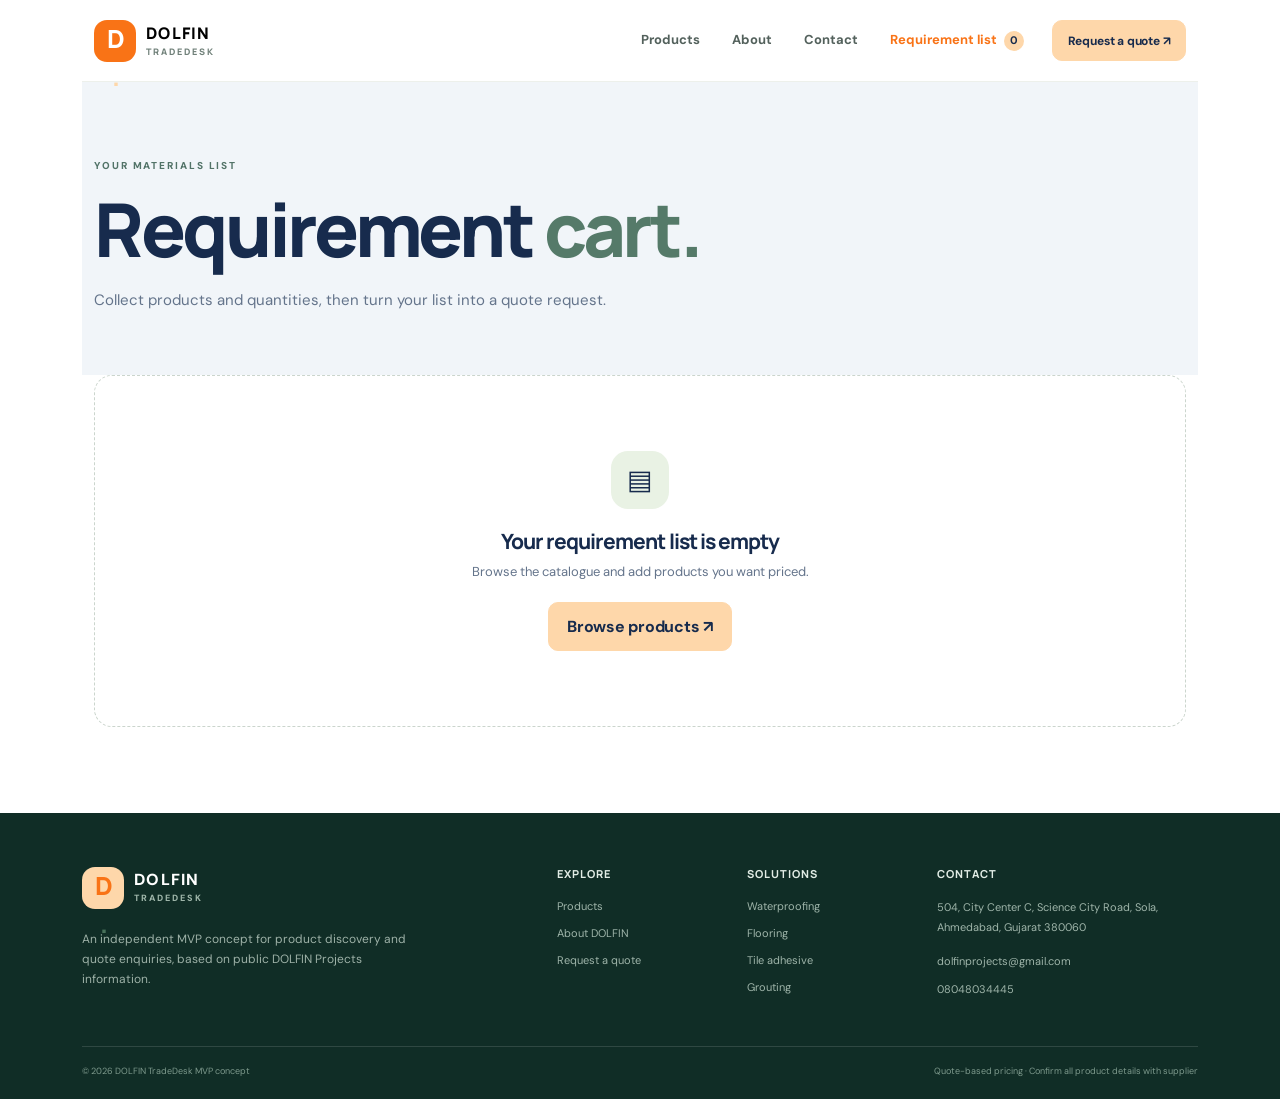
<file: cart.html>
<!doctype html>
<html lang="en">

<head>
    <meta charset="utf-8">
    <meta name="viewport" content="width=device-width, initial-scale=1">
    <title>Requirement List | DOLFIN TradeDesk</title>
    <link
        href="https://fonts.googleapis.com/css2?family=DM+Sans:wght@400;500;600;700&family=Manrope:wght@400;500;600;700;800&display=swap"
        rel="stylesheet">
    <link href="https://cdn.jsdelivr.net/npm/bootstrap@5.3.3/dist/css/bootstrap.min.css" rel="stylesheet">
    <link href="assets/css/style.css" rel="stylesheet">
</head>

<body data-page="cart">
        <div class="container">
    <div id="site-header"></div>
    <main>
        <section class="page-hero compact">
            <div class="container">
                <div class="eyebrow dark">YOUR MATERIALS LIST</div>
                <h1>Requirement <span>cart.</span></h1>
                <p>Collect products and quantities, then turn your list into a quote request.</p>
            </div>
        </section>
        <section class="section-pad pt-0">
            <div class="container">
                <div id="cart-content"></div>
            </div>
            </div>
        </section>
    </main>
    <div id="site-footer"></div>
    <script src="assets/js/catalog.js"></script>
    <script src="assets/js/app.js"></script>
</body>

</html>
</file>
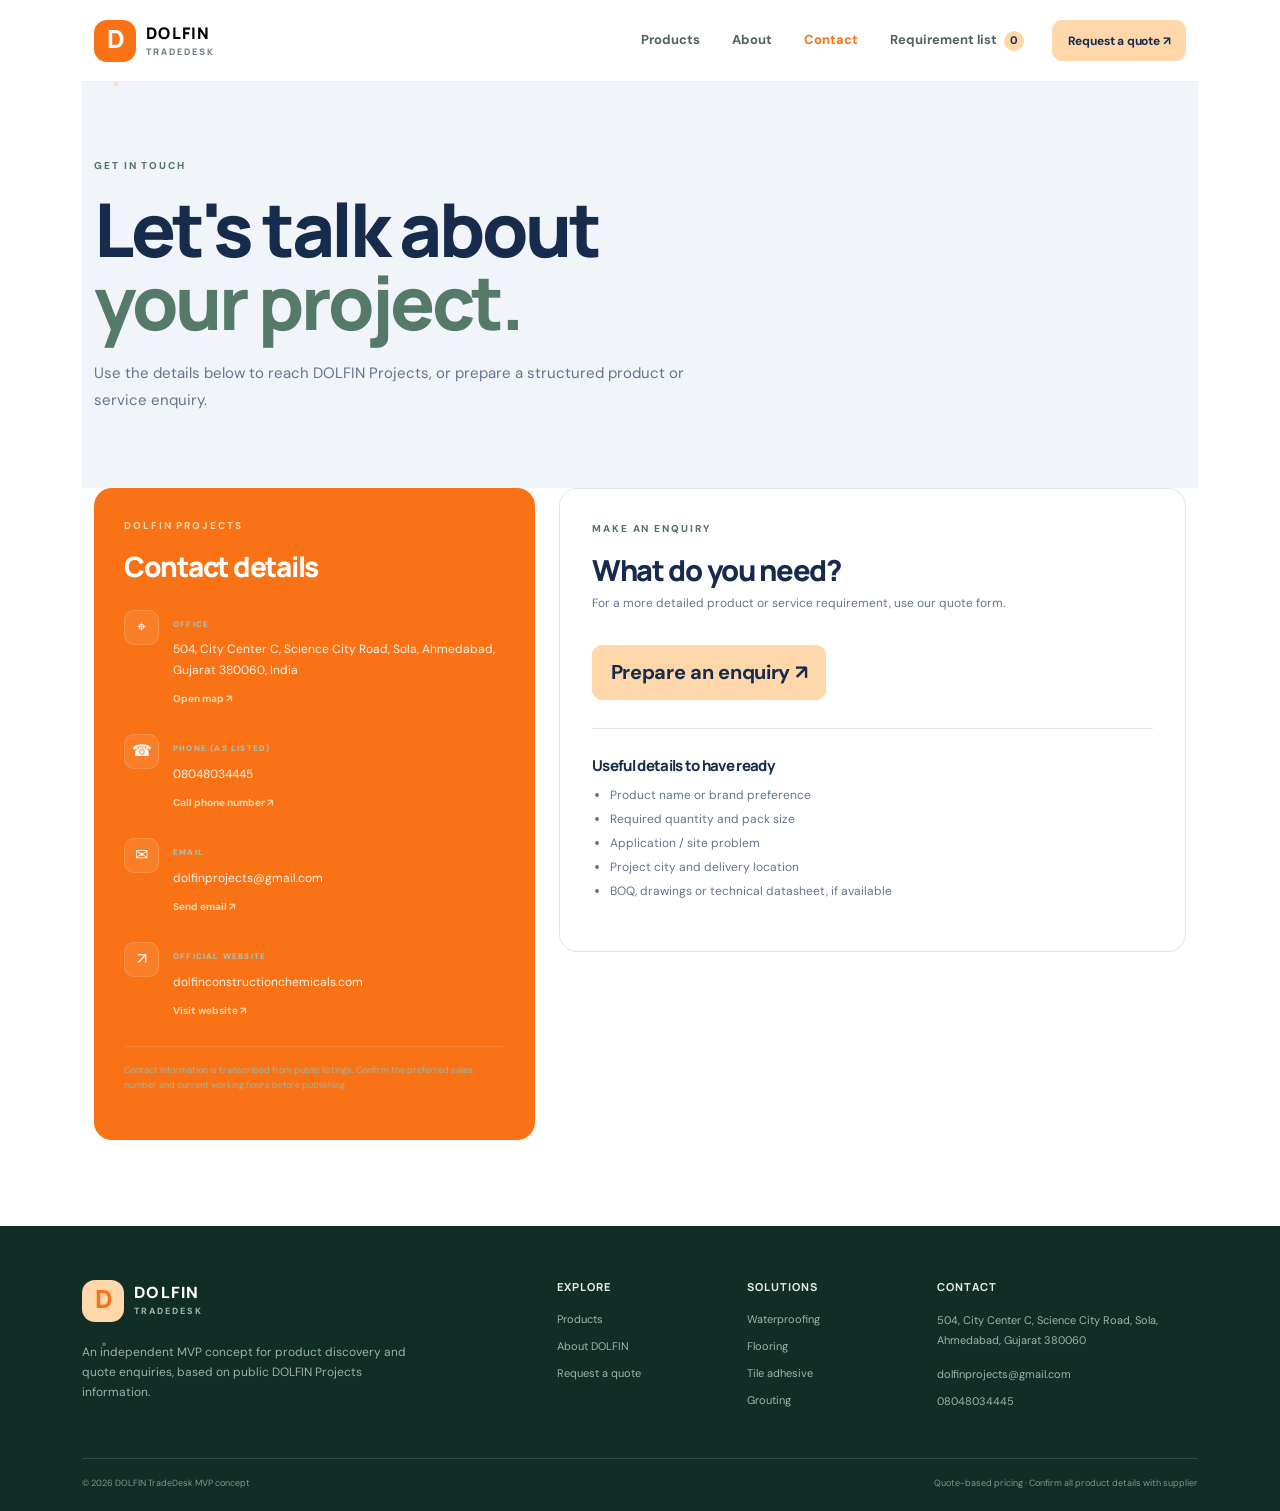
<file: contact.html>
<!doctype html>
<html lang="en">

<head>
    <meta charset="utf-8">
    <meta name="viewport" content="width=device-width, initial-scale=1">
    <title>Contact | DOLFIN TradeDesk</title>
    <link
        href="https://fonts.googleapis.com/css2?family=DM+Sans:wght@400;500;600;700&family=Manrope:wght@400;500;600;700;800&display=swap"
        rel="stylesheet">
    <link href="https://cdn.jsdelivr.net/npm/bootstrap@5.3.3/dist/css/bootstrap.min.css" rel="stylesheet">
    <link href="assets/css/style.css" rel="stylesheet">
</head>

<body data-page="contact">
        <div class="container">
    <div id="site-header"></div>
    <main>
        <section class="page-hero">
            <div class="container">
                <div class="eyebrow dark">GET IN TOUCH</div>
                <h1>Let's talk about<br><span>your project.</span></h1>
                <p>Use the details below to reach DOLFIN Projects, or prepare a structured product or service enquiry.
                </p>
            </div>
        </section>
        <section class="section-pad pt-0">
            <div class="container">
                <div class="row g-4">
                    <div class="col-lg-5">
                        <div class="contact-panel">
                            <div class="eyebrow">DOLFIN PROJECTS</div>
                            <h2>Contact details</h2>
                            <div class="contact-item"><span>⌖</span>
                                <div><small>OFFICE</small>
                                    <p>504, City Center C, Science City Road, Sola, Ahmedabad, Gujarat 380060, India</p>
                                    <a href="https://maps.google.com/?q=504+City+Center+C+Science+City+Road+Sola+Ahmedabad+380060"
                                        target="_blank" rel="noopener">Open map ↗</a>
                                </div>
                            </div>
                            <div class="contact-item"><span>☎</span>
                                <div><small>PHONE (AS LISTED)</small>
                                    <p>08048034445</p><a href="tel:+918048034445">Call phone number ↗</a>
                                </div>
                            </div>
                            <div class="contact-item"><span>✉</span>
                                <div><small>EMAIL</small>
                                    <p>dolfinprojects@gmail.com</p><a href="mailto:dolfinprojects@gmail.com">Send email
                                        ↗</a>
                                </div>
                            </div>
                            <div class="contact-item"><span>↗</span>
                                <div><small>OFFICIAL WEBSITE</small>
                                    <p>dolfinconstructionchemicals.com</p><a
                                        href="https://www.dolfinconstructionchemicals.com/" target="_blank"
                                        rel="noopener">Visit website ↗</a>
                                </div>
                            </div>
                            <p class="tiny-note">Contact information is transcribed from public listings. Confirm the
                                preferred sales number and current working hours before publishing.</p>
                        </div>
                    </div>
                    <div class="col-lg-7">
                        <div class="form-panel">
                            <div class="eyebrow dark">MAKE AN ENQUIRY</div>
                            <h2>What do you need?</h2>
                            <p>For a more detailed product or service requirement, use our quote form.</p><a
                                class="btn btn-brand btn-lg mt-2" href="quote.html">Prepare an enquiry ↗</a>
                            <div class="contact-divider"></div>
                            <h3>Useful details to have ready</h3>
                            <ul class="help-list">
                                <li>Product name or brand preference</li>
                                <li>Required quantity and pack size</li>
                                <li>Application / site problem</li>
                                <li>Project city and delivery location</li>
                                <li>BOQ, drawings or technical datasheet, if available</li>
                            </ul>
                        </div>
                    </div>
                </div>
            </div>
        </div>
        </section>
    </main>
    <div id="site-footer"></div>
    <script src="assets/js/catalog.js"></script>
    <script src="assets/js/app.js"></script>
</body>

</html>
</file>
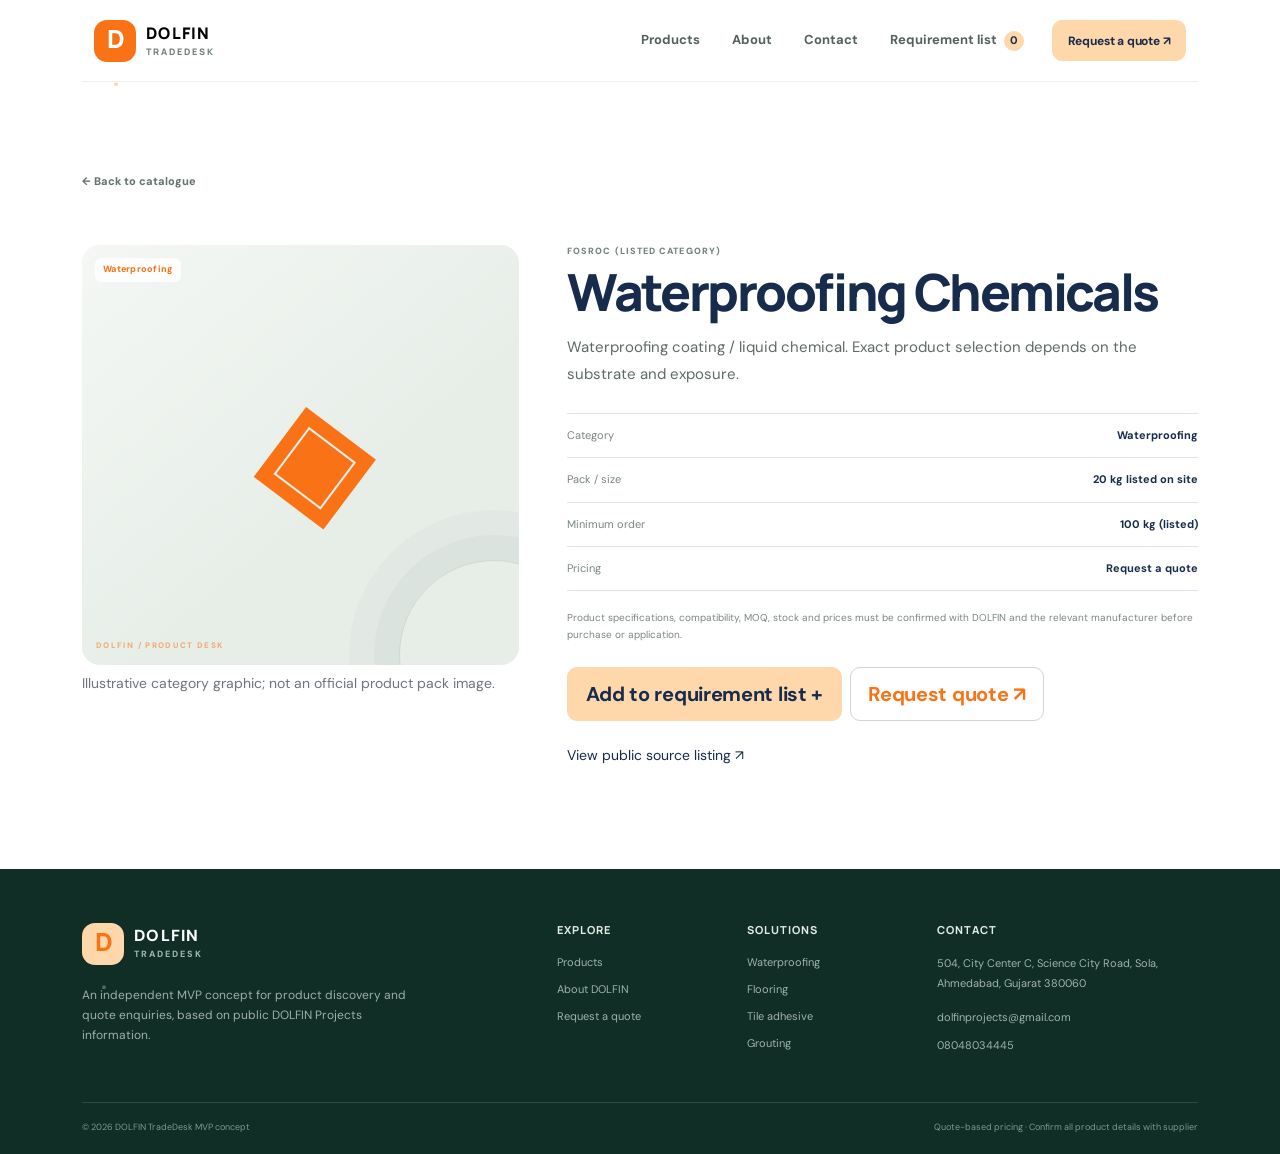
<file: product.html>
<!doctype html>
<html lang="en">

<head>
    <meta charset="utf-8">
    <meta name="viewport" content="width=device-width, initial-scale=1">
    <title>Product Details | DOLFIN TradeDesk</title>
    <link
        href="https://fonts.googleapis.com/css2?family=DM+Sans:wght@400;500;600;700&family=Manrope:wght@400;500;600;700;800&display=swap"
        rel="stylesheet">
    <link href="https://cdn.jsdelivr.net/npm/bootstrap@5.3.3/dist/css/bootstrap.min.css" rel="stylesheet">
    <link href="assets/css/style.css" rel="stylesheet">
</head>

<body data-page="product">
        <div class="container">
    <div id="site-header"></div>
    <main>
        <div class="container section-pad" id="product-detail">
            <div class="loading-note">Loading product details…</div>
        </div>
        </div>
    </main>
    <div id="site-footer"></div>
    <script src="assets/js/catalog.js"></script>
    <script src="assets/js/app.js"></script>
</body>

</html>
</file>
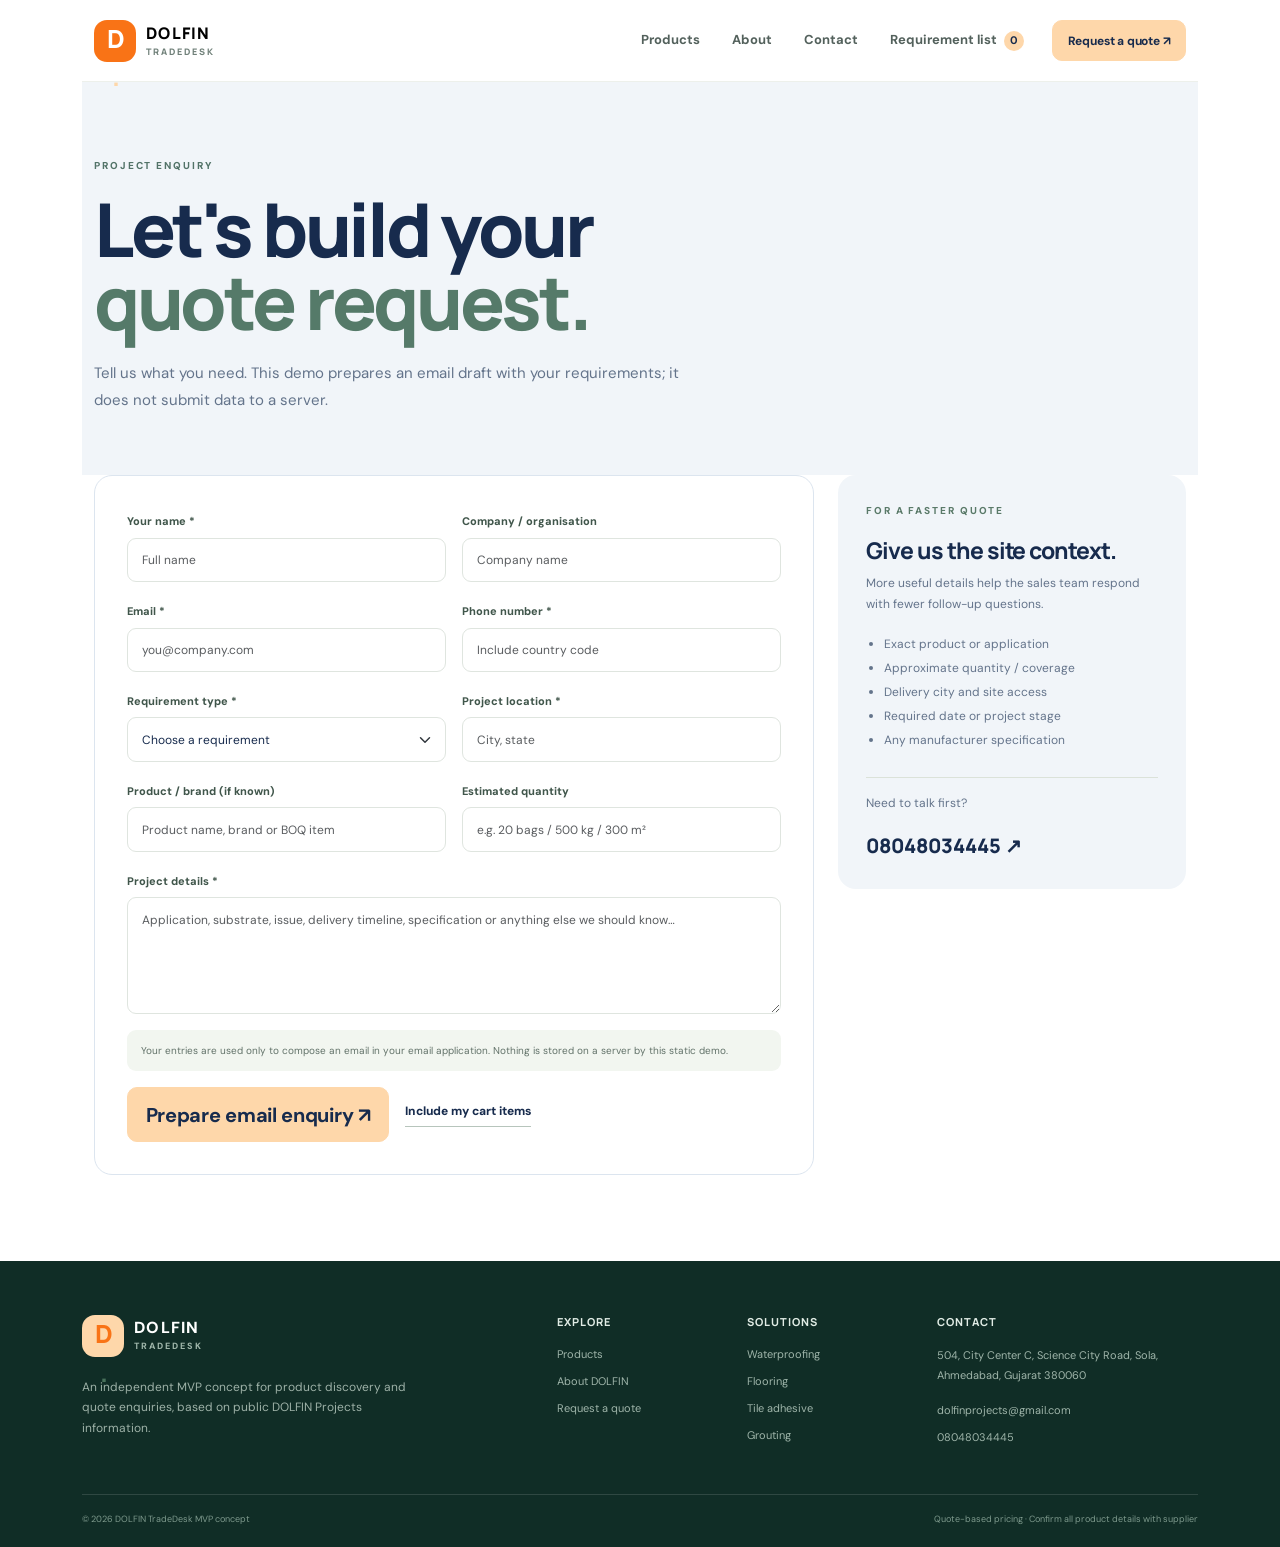
<file: quote.html>
<!doctype html>
<html lang="en">

<head>
    <meta charset="utf-8">
    <meta name="viewport" content="width=device-width, initial-scale=1">
    <title>Request a Quote | DOLFIN TradeDesk</title>
    <link
        href="https://fonts.googleapis.com/css2?family=DM+Sans:wght@400;500;600;700&family=Manrope:wght@400;500;600;700;800&display=swap"
        rel="stylesheet">
    <link href="https://cdn.jsdelivr.net/npm/bootstrap@5.3.3/dist/css/bootstrap.min.css" rel="stylesheet">
    <link href="assets/css/style.css" rel="stylesheet">
</head>

<body data-page="quote">
        <div class="container">
    <div id="site-header"></div>
    <main>
        <section class="page-hero compact">
            <div class="container">
                <div class="eyebrow dark">PROJECT ENQUIRY</div>
                <h1>Let's build your<br><span>quote request.</span></h1>
                <p>Tell us what you need. This demo prepares an email draft with your requirements; it does not submit
                    data to a server.</p>
            </div>
        </section>
        <section class="section-pad pt-0">
            <div class="container">
                <div class="row g-4">
                    <div class="col-lg-8">
                        <form id="quote-form" class="form-panel">
                            <div class="row g-3">
                                <div class="col-md-6"><label class="form-label" for="name">Your name *</label><input
                                        id="name" name="name" class="form-control" required placeholder="Full name">
                                </div>
                                <div class="col-md-6"><label class="form-label" for="company">Company /
                                        organisation</label><input id="company" name="company" class="form-control"
                                        placeholder="Company name"></div>
                                <div class="col-md-6"><label class="form-label" for="email">Email *</label><input
                                        id="email" name="email" type="email" class="form-control" required
                                        placeholder="you@company.com"></div>
                                <div class="col-md-6"><label class="form-label" for="phone">Phone number *</label><input
                                        id="phone" name="phone" type="tel" class="form-control" required
                                        placeholder="Include country code"></div>
                                <div class="col-md-6"><label class="form-label" for="service">Requirement type
                                        *</label><select id="service" name="service" class="form-select" required>
                                        <option value="">Choose a requirement</option>
                                        <option>Product supply</option>
                                        <option>Waterproofing</option>
                                        <option>Epoxy & PU flooring</option>
                                        <option>Concrete admixtures</option>
                                        <option>Grouting & repair</option>
                                        <option>Tile adhesive</option>
                                        <option>Painting services</option>
                                        <option>Other / technical guidance</option>
                                    </select></div>
                                <div class="col-md-6"><label class="form-label" for="location">Project location
                                        *</label><input id="location" name="location" class="form-control" required
                                        placeholder="City, state"></div>
                                <div class="col-md-6"><label class="form-label" for="product">Product / brand (if
                                        known)</label><input id="product" name="product" class="form-control"
                                        placeholder="Product name, brand or BOQ item"></div>
                                <div class="col-md-6"><label class="form-label" for="quantity">Estimated
                                        quantity</label><input id="quantity" name="quantity" class="form-control"
                                        placeholder="e.g. 20 bags / 500 kg / 300 m²"></div>
                                <div class="col-12"><label class="form-label" for="details">Project details
                                        *</label><textarea id="details" name="details" class="form-control" rows="5"
                                        required
                                        placeholder="Application, substrate, issue, delivery timeline, specification or anything else we should know…"></textarea>
                                </div>
                                <div class="col-12">
                                    <div class="privacy-note">Your entries are used only to compose an email in your
                                        email application. Nothing is stored on a server by this static demo.</div>
                                </div>
                                <div class="col-12 d-flex flex-wrap gap-3 align-items-center"><button
                                        class="btn btn-brand btn-lg" type="submit">Prepare email enquiry ↗</button><a
                                        href="cart.html" class="text-link">Include my cart items</a></div>
                            </div>
                        </form>
                        <div id="quote-status" class="alert alert-success mt-3 d-none" role="status">Your email draft
                            should open in your email app. Please review it before sending.</div>
                    </div>
                    <div class="col-lg-4">
                        <aside class="quote-aside">
                            <div class="eyebrow">FOR A FASTER QUOTE</div>
                            <h3>Give us the site context.</h3>
                            <p>More useful details help the sales team respond with fewer follow-up questions.</p>
                            <ul class="help-list">
                                <li>Exact product or application</li>
                                <li>Approximate quantity / coverage</li>
                                <li>Delivery city and site access</li>
                                <li>Required date or project stage</li>
                                <li>Any manufacturer specification</li>
                            </ul>
                            <div class="aside-rule"></div>
                            <p class="small">Need to talk first?</p><a class="aside-phone"
                                href="tel:+918048034445">08048034445 ↗</a>
                        </aside>
                    </div>
                </div>
            </div>
        </div>
        </section>
    </main>
    <div id="site-footer"></div>
    <script src="assets/js/catalog.js"></script>
    <script src="assets/js/app.js"></script>
</body>

</html>
</file>
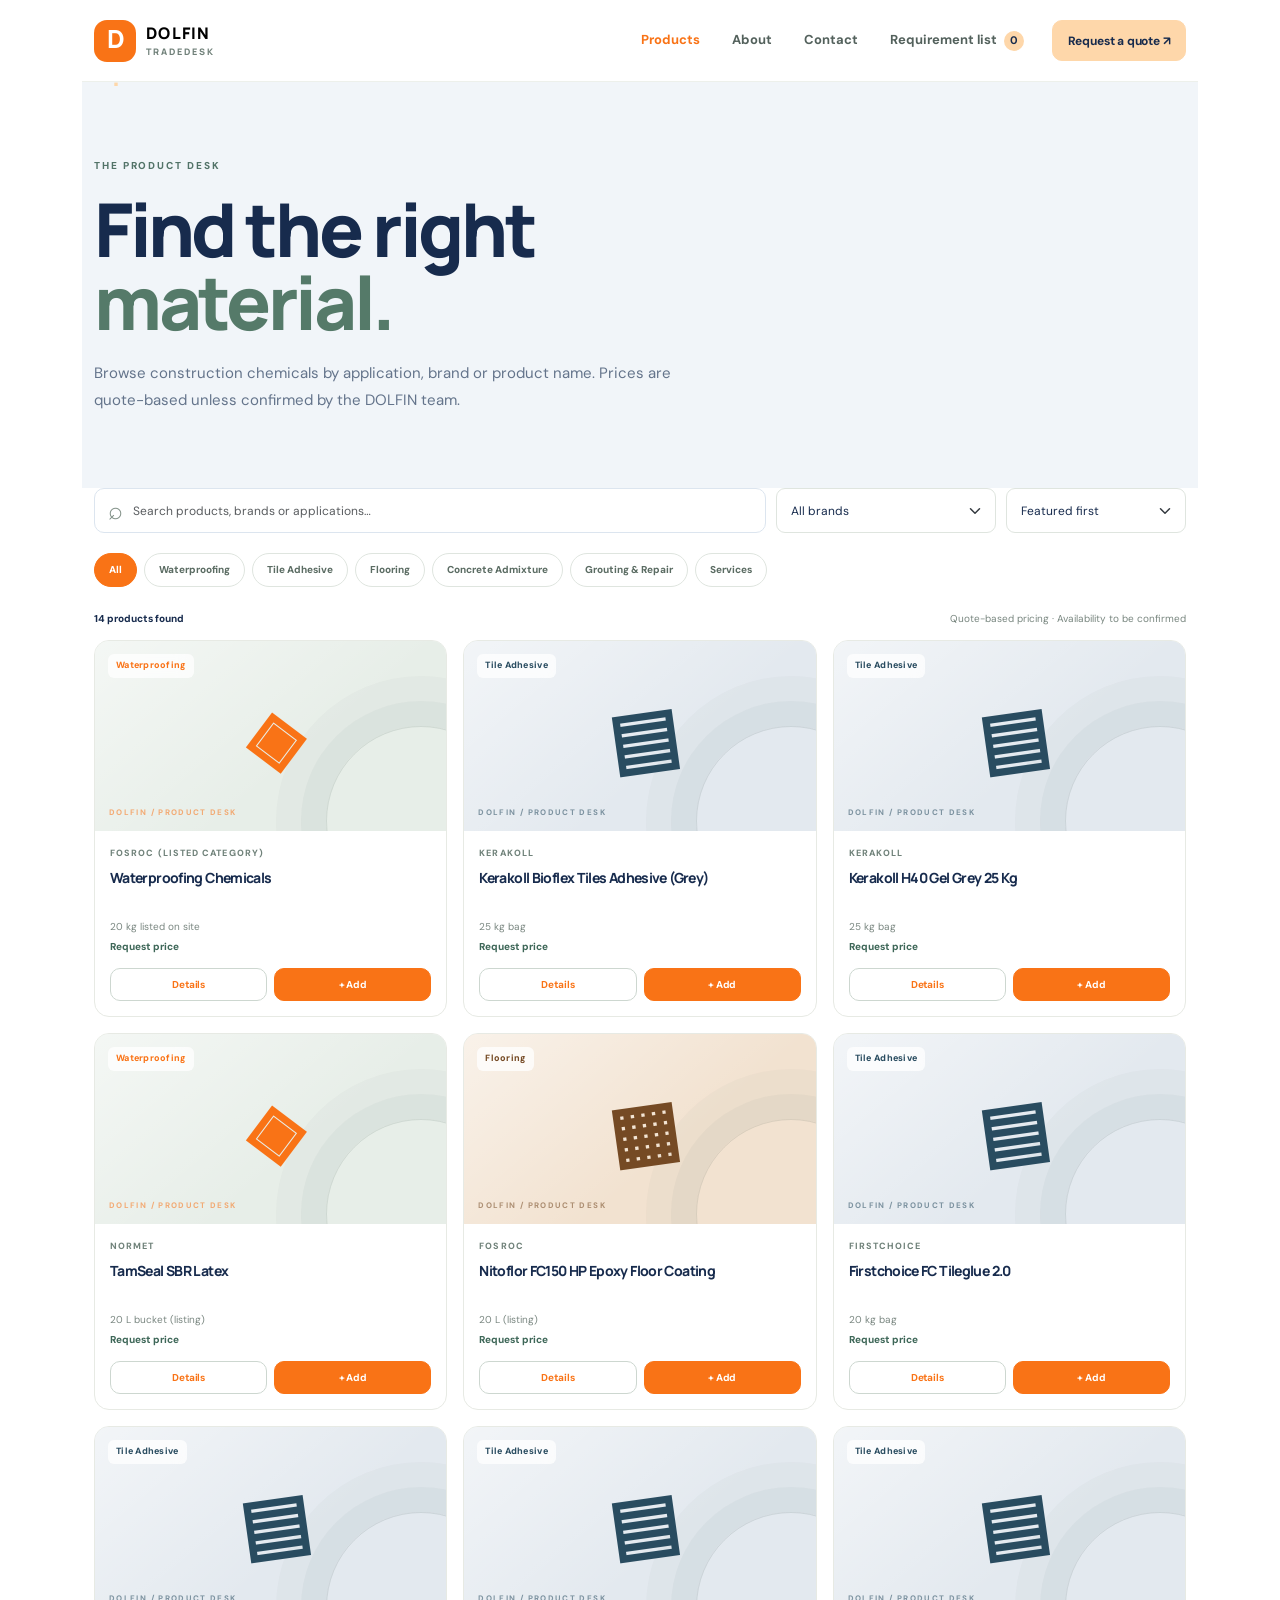
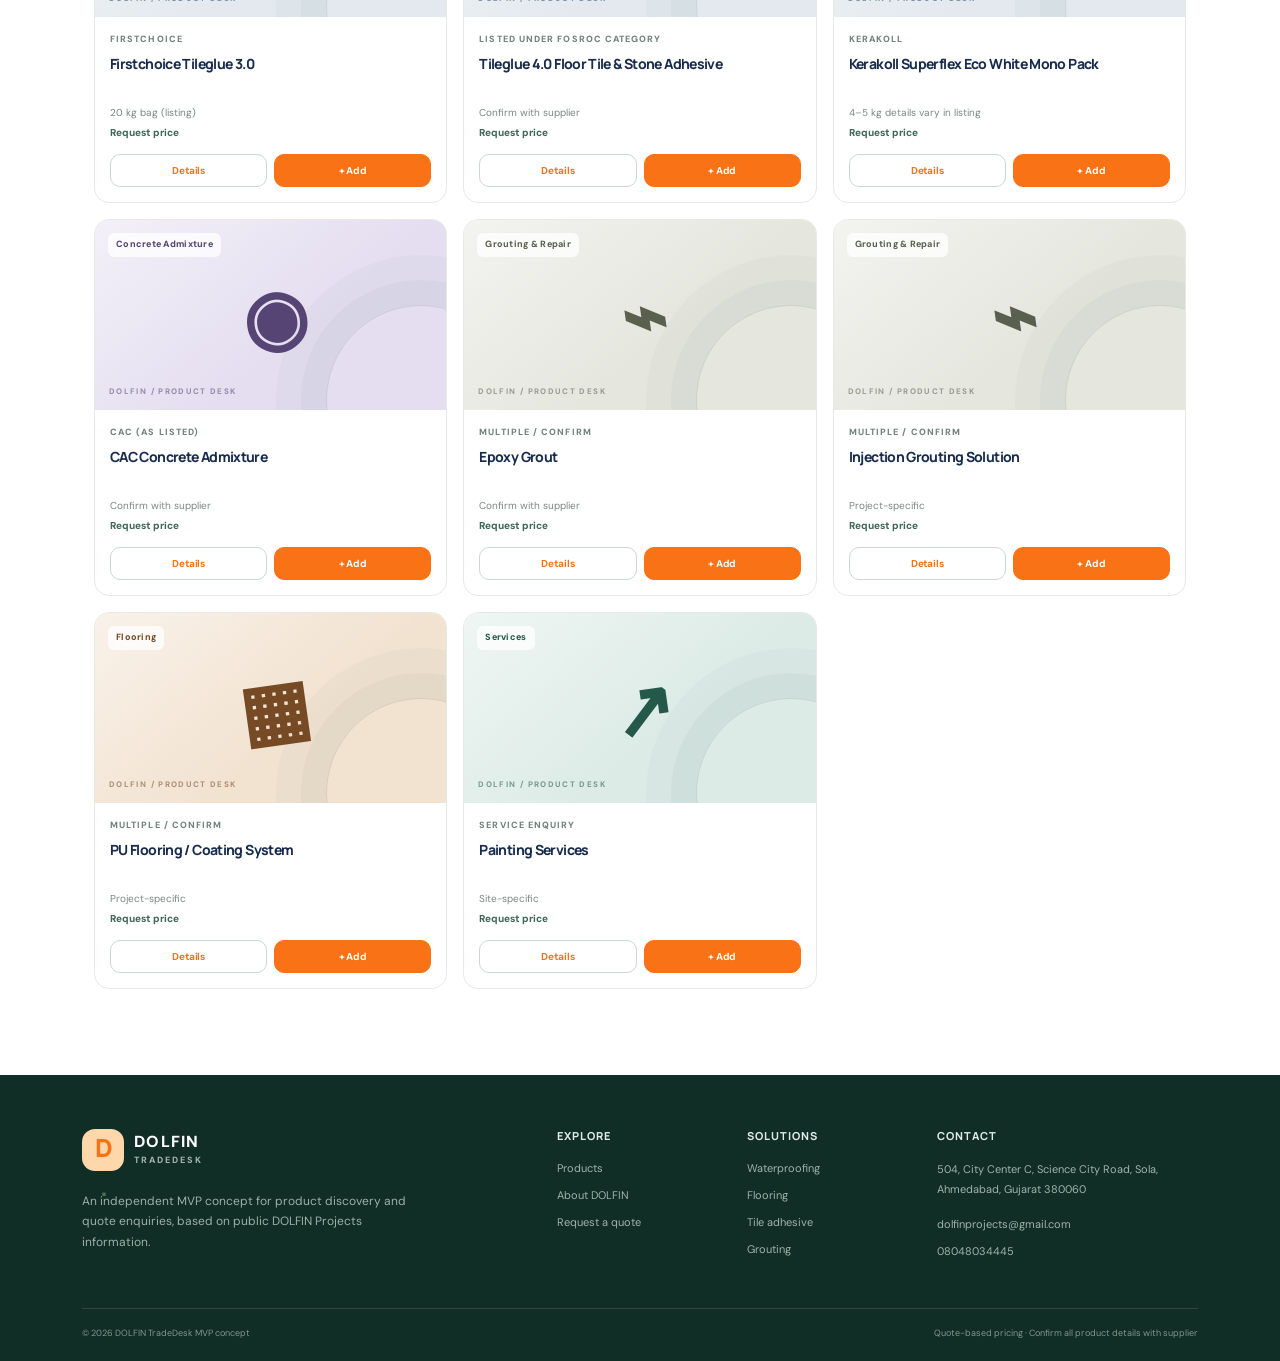
<file: shop.html>
<!doctype html>
<html lang="en">

<head>
    <meta charset="utf-8">
    <meta name="viewport" content="width=device-width, initial-scale=1">
    <title>Product Catalogue | DOLFIN TradeDesk</title>
    <link
        href="https://fonts.googleapis.com/css2?family=DM+Sans:wght@400;500;600;700&family=Manrope:wght@400;500;600;700;800&display=swap"
        rel="stylesheet">
    <link href="https://cdn.jsdelivr.net/npm/bootstrap@5.3.3/dist/css/bootstrap.min.css" rel="stylesheet">
    <link href="assets/css/style.css" rel="stylesheet">
</head>

<body data-page="shop">
    <div class="container">
    <div id="site-header"></div>
    <main>
        <section class="page-hero">
            <div class="container">
                <div class="eyebrow dark">THE PRODUCT DESK</div>
                <h1>Find the right<br><span>material.</span></h1>
                <p>Browse construction chemicals by application, brand or product name. Prices are quote-based unless
                    confirmed by the DOLFIN team.</p>
            </div>
        </section>
        <section class="section-pad pt-0">
            <div class="container">
                <div class="catalog-toolbar">
                    <div class="search-wrap"><span>⌕</span><input id="product-search" class="form-control"
                            placeholder="Search products, brands or applications…" aria-label="Search products"></div>
                    <select id="brand-filter" class="form-select" aria-label="Filter by brand">
                        <option value="">All brands</option>
                    </select><select id="sort-products" class="form-select" aria-label="Sort products">
                        <option value="featured">Featured first</option>
                        <option value="name">Name A–Z</option>
                    </select>
                </div>
                <div class="filter-pills" id="category-filters"></div>
                <div class="catalog-meta"><span id="result-count">Products</span><span>Quote-based pricing ·
                        Availability to be confirmed</span></div>
                <div class="row g-3" id="product-grid"></div>
                <div id="empty-state" class="empty-state d-none">
                    <div class="empty-icon">⌕</div>
                    <h3>No matching products</h3>
                    <p>Try another search or clear the category filters.</p><button class="btn btn-brand"
                        id="clear-filters">Clear filters</button>
                </div>
            </div>
            </div>
        </section>
    </main>
    <div id="site-footer"></div>
    <script src="assets/js/catalog.js"></script>
    <script src="assets/js/app.js"></script>
</body>

</html>
</file>
<file: assets/css/style.css>
:root {
    --ink: #172B4D;       /* Deep navy blue — main text */
    --green: #F97316;     /* ORANGE — replace --green with --orange */
    --green2: #EA580C;    /* DARK ORANGE — replace --green2 with --orange2 */
    --mint: #FED7AA;      /* LIGHT ORANGE — replace --mint with --orange-light */
    --cream: #F1F5F9;     /* LIGHT BLUE-GREY — section backgrounds */
    --paper: #FFFFFF;     /* WHITE — cards */
    --muted: #64748B;     /* SLATE GREY — secondary text */
    --line: #DCE5EF;      /* PALE BLUE — borders */

    --orange: #F97316;    /* PRIMARY ORANGE */
    --blue: #2563EB;      /* PRIMARY BLUE */
    --purple: #93C5FD;    /* LIGHT BLUE — replace with --blue-light */

    --radius: 18px;
    --shadow: 0 14px 40px rgba(23, 43, 77, .10);
}
* {
    box-sizing: border-box
}

html {
    scroll-behavior: smooth
}

body {
    font-family: 'DM Sans', sans-serif;
    color: var(--ink);
    background: #fff;
    line-height: 1.55
}

h1,
h2,
h3,
h4,
.navbar-brand {
    font-family: 'Manrope', sans-serif;
    letter-spacing: -.045em
}

h1 {
    font-weight: 800;
    font-size: clamp(2.8rem, 6.3vw, 5.6rem);
    line-height: .99
}

h2 {
    font-size: clamp(2rem, 4vw, 3.35rem);
    font-weight: 800;
    line-height: 1.06
}

h3 {
    font-size: 1.1rem;
    font-weight: 750
}

a {
    color: inherit;
    text-decoration: none
}

a:hover {
    color: var(--green2)
}

.site-nav {
    min-height: 82px;
    background: #fff;
    border-bottom: 1px solid #edf0eb;
    position: relative;
    z-index: 20
}

.brand-lockup {
    display: inline-flex;
    align-items: center;
    gap: 10px
}

.brand-mark {
    display: grid;
    place-items: center;
    background: var(--green);
    color: white;
    font-family: Manrope, sans-serif;
    font-size: 25px;
    font-weight: 800;
    width: 42px;
    height: 42px;
    border-radius: 13px;
    letter-spacing: -.08em
}

.brand-mark span {
    color: var(--mint)
}

.brand-name {
    font-size: 16px;
    font-weight: 800;
    letter-spacing: .08em;
    line-height: 1.05
}

.brand-name small {
    display: block;
    font-size: 9px;
    letter-spacing: .22em;
    margin-top: 5px;
    color: #708079
}

.nav-link {
    font-size: 13px;
    font-weight: 700;
    color: #53615c !important;
    padding: 12px !important
}

.nav-link.active,
.nav-link:hover {
    color: var(--green) !important
}

.cart-count {
    display: inline-grid;
    place-items: center;
    min-width: 20px;
    height: 20px;
    border-radius: 100px;
    background: var(--mint);
    color: var(--ink);
    font-size: 11px;
    margin-left: 4px
}

.btn {
    font-weight: 700;
    border-radius: 10px;
    letter-spacing: -.015em;
    padding: .7rem 1.1rem
}

.btn-brand {
    background: var(--mint);
    border: 1px solid var(--mint);
    color: var(--ink)
}

.btn-brand:hover {
    background: #b8e957;
    border-color: #b8e957;
    color: var(--ink);
    transform: translateY(-1px)
}

.btn-dark-green {
    background: var(--green);
    border: 1px solid var(--green);
    color: white
}

.btn-dark-green:hover {
    background: var(--green2);
    color: white
}

.btn-outline-brand {
    border: 1px solid #cdd7d0;
    color: var(--green);
    background: white
}

.btn-outline-brand:hover {
    background: #f0f5f1;
    border-color: var(--green);
    color: var(--green)
}

.nav-cta {
    font-size: 12px;
    padding: .65rem .9rem
}

.hero {
    background: var(--green);
    color: white;
    padding: 76px 0 72px;
    overflow: hidden;
    position: relative
}

.hero:after {
    content: '';
    position: absolute;
    right: -180px;
    top: -250px;
    width: 650px;
    height: 650px;
    border: 1px solid rgba(255, 255, 255, .08);
    border-radius: 50%;
    box-shadow: 0 0 0 55px rgba(255, 255, 255, .025), 0 0 0 110px rgba(255, 255, 255, .02);
    pointer-events: none
}

.hero .container {
    position: relative;
    z-index: 1
}

.eyebrow {
    font-size: 10px;
    letter-spacing: .19em;
    font-weight: 800;
    color: #c8f36c;
    margin-bottom: 18px;
    display: flex;
    align-items: center;
    gap: 9px
}

.eyebrow.dark {
    color: #527368
}

.pulse {
    width: 7px;
    height: 7px;
    background: var(--mint);
    border-radius: 50%;
    box-shadow: 0 0 0 5px rgba(200, 243, 108, .12)
}

.hero h1 span {
    color: var(--mint)
}

.hero-copy {
    font-size: 17px;
    color: #d1ddd7;
    max-width: 480px;
    margin-top: 24px;
    line-height: 1.7
}

.hero-proof {
    display: flex;
    align-items: center;
    gap: 12px;
    margin-top: 42px
}

.proof-icon {
    display: grid;
    place-items: center;
    width: 34px;
    height: 34px;
    background: rgba(200, 243, 108, .14);
    border: 1px solid rgba(200, 243, 108, .3);
    color: var(--mint);
    border-radius: 50%;
    font-weight: 800
}

.hero-proof strong,
.hero-proof small {
    display: block
}

.hero-proof strong {
    font-size: 12px
}

.hero-proof small {
    color: #afc2b9;
    font-size: 11px;
    margin-top: 3px
}

.hero-visual {
    position: relative;
    padding: 15px 0 35px 18px
}

.hero-visual>img {
    width: 100%;
    height: 455px;
    object-fit: cover;
    border-radius: 20px;
    filter: saturate(.68);
    box-shadow: 0 20px 50px rgba(0, 0, 0, .18)
}

.hero-visual:before {
    content: '';
    position: absolute;
    z-index: 1;
    inset: 15px 0 35px 18px;
    border-radius: 20px;
    background: linear-gradient(0deg, rgba(13, 41, 33, .55), transparent 55%);
    pointer-events: none
}

.floating-card {
    position: absolute;
    z-index: 2;
    background: white;
    color: var(--ink);
    padding: 14px 17px;
    border-radius: 13px;
    box-shadow: var(--shadow);
    display: flex;
    align-items: center;
    gap: 12px;
    min-width: 205px
}

.floating-top {
    top: 55px;
    left: -18px
}

.floating-bottom {
    right: -14px;
    bottom: 77px
}

.mini-icon {
    display: grid;
    place-items: center;
    width: 35px;
    height: 35px;
    background: #e7f4d0;
    color: var(--green);
    border-radius: 10px;
    font-size: 20px
}

.mini-icon.mint {
    background: #d9efec
}

.floating-card strong,
.floating-card small {
    display: block
}

.floating-card strong {
    font-size: 12px
}

.floating-card small {
    font-size: 10px;
    color: var(--muted);
    margin-top: 3px
}

.image-caption {
    position: absolute;
    z-index: 2;
    bottom: 2px;
    left: 20px;
    right: 0;
    display: flex;
    justify-content: space-between;
    font-size: 9px;
    letter-spacing: .17em;
    color: #d7e0dc
}

.trust-strip {
    padding: 25px 0;
    border-bottom: 1px solid var(--line)
}

.muted-label {
    font-size: 9px;
    letter-spacing: .16em;
    color: #8a9690;
    font-weight: 800
}

.brand-list {
    display: flex;
    justify-content: space-between;
    align-items: center;
    gap: 20px;
    flex-wrap: wrap;
    color: #77847d;
    font-weight: 800;
    font-size: 13px;
    letter-spacing: .04em
}

.brand-list span:nth-child(2) {
    font-weight: 500;
    font-size: 16px
}

.section-pad {
    padding: 86px 0
}

.section-heading {
    display: flex;
    justify-content: space-between;
    align-items: end;
    gap: 30px;
    margin-bottom: 32px
}

.section-heading h2 {
    margin: 0
}

.section-intro {
    color: var(--muted);
    max-width: 480px;
    font-size: 14px;
    margin: 14px 0 0
}

.text-link {
    font-size: 12px;
    font-weight: 800;
    border-bottom: 1px solid #b7c5bc;
    padding-bottom: 5px;
    white-space: nowrap
}

.category-card {
    display: block;
    height: 100%;
    padding: 24px 20px 20px;
    border: 1px solid var(--line);
    border-radius: 16px;
    transition: .2s;
    background: #fff
}

.category-card:hover {
    transform: translateY(-4px);
    box-shadow: var(--shadow);
    border-color: #b5c7bd
}

.category-symbol {
    width: 48px;
    height: 48px;
    display: grid;
    place-items: center;
    background: #e6f3d0;
    border-radius: 14px;
    font-size: 24px;
    color: var(--green);
    margin-bottom: 27px
}

.symbol-blue {
    background: #dcefed
}

.symbol-orange {
    background: #fae8d5
}

.symbol-purple {
    background: #e9e1f6
}

.category-card h3 {
    font-size: 16px;
    margin-bottom: 9px
}

.category-card p {
    font-size: 12px;
    color: var(--muted);
    min-height: 38px;
    margin-bottom: 20px
}

.category-card>span {
    font-size: 10px;
    font-weight: 800;
    color: #587268
}

.featured-section {
    background: var(--cream)
}

.product-card {
    height: 100%;
    background: white;
    border: 1px solid #e7eae4;
    border-radius: 15px;
    overflow: hidden;
    transition: .2s
}

.product-card:hover {
    transform: translateY(-3px);
    box-shadow: var(--shadow)
}

.product-art,
.detail-art {
    height: 190px;
    position: relative;
    display: flex;
    align-items: center;
    justify-content: center;
    overflow: hidden;
    background: #e7eee8;
    color: var(--green)
}

.product-art:before,
.detail-art:before {
    content: '';
    position: absolute;
    inset: 0;
    background: linear-gradient(140deg, rgba(255, 255, 255, .55), transparent 60%)
}

.product-art:after,
.detail-art:after {
    content: '';
    position: absolute;
    width: 190px;
    height: 190px;
    border: 1px solid rgba(24, 63, 53, .12);
    border-radius: 50%;
    right: -70px;
    bottom: -85px;
    box-shadow: 0 0 0 25px rgba(24, 63, 53, .035), 0 0 0 50px rgba(24, 63, 53, .025)
}

.art-tile-adhesive {
    background: #e3e9ef;
    color: #294c60
}

.art-flooring {
    background: #f2e2d0;
    color: #754a24
}

.art-concrete-admixture {
    background: #e4def0;
    color: #554474
}

.art-grouting-repair {
    background: #e5e6de;
    color: #59604d
}

.art-services {
    background: #dcebe6;
    color: #245849
}

.product-category {
    position: absolute;
    z-index: 2;
    top: 13px;
    left: 13px;
    background: rgba(255, 255, 255, .75);
    backdrop-filter: blur(8px);
    padding: 5px 8px;
    border-radius: 6px;
    font-size: 9px;
    font-weight: 800;
    letter-spacing: .03em
}

.product-symbol {
    position: relative;
    z-index: 1;
    font-family: Manrope, sans-serif;
    font-size: 75px;
    font-weight: 800;
    line-height: 1;
    letter-spacing: -.1em;
    transform: rotate(-8deg)
}

.art-bottom {
    position: absolute;
    z-index: 2;
    bottom: 13px;
    left: 14px;
    font-size: 8px;
    letter-spacing: .17em;
    font-weight: 800;
    opacity: .55
}

.product-info {
    padding: 16px 15px 15px
}

.product-brand {
    font-size: 9px;
    text-transform: uppercase;
    letter-spacing: .12em;
    font-weight: 800;
    color: #70827a;
    margin-bottom: 7px
}

.product-info h3 {
    font-size: 14px;
    line-height: 1.4;
    min-height: 39px;
    margin-bottom: 12px
}

.product-info h3 a:hover {
    text-decoration: underline
}

.product-meta {
    display: flex;
    flex-direction: column;
    gap: 4px;
    font-size: 10px;
    color: #7a8781;
    padding-bottom: 14px
}

.quote-price {
    font-weight: 800;
    color: #3e6758
}

.product-actions {
    display: flex;
    gap: 7px
}

.product-actions .btn {
    flex: 1;
    padding: .5rem .4rem;
    font-size: 10px
}

.service-band {
    background: var(--green);
    color: white
}

.service-band .eyebrow {
    color: var(--mint)
}

.service-band h2 {
    font-size: clamp(2.4rem, 4.2vw, 3.5rem)
}

.service-band p {
    color: #c1d0c8;
    max-width: 400px;
    line-height: 1.8;
    margin: 22px 0 26px;
    font-size: 14px
}

.service-list {
    border-top: 1px solid rgba(255, 255, 255, .16)
}

.service-list>a {
    display: flex;
    align-items: center;
    gap: 18px;
    padding: 20px 0;
    border-bottom: 1px solid rgba(255, 255, 255, .16);
    color: white
}

.service-list>a>span {
    font-size: 10px;
    color: var(--mint);
    font-weight: 800
}

.service-list>a div {
    flex: 1
}

.service-list strong,
.service-list small {
    display: block
}

.service-list strong {
    font-size: 14px
}

.service-list small {
    font-size: 11px;
    color: #afc2b9;
    margin-top: 4px
}

.service-list b {
    font-size: 19px;
    font-weight: 400;
    color: var(--mint)
}

.cta-section {
    padding: 70px 0;
    background: #fff
}

.cta-card {
    background: #dff3b9;
    border-radius: 22px;
    padding: 45px 50px;
    display: flex;
    justify-content: space-between;
    align-items: center;
    gap: 25px
}

.cta-card .eyebrow {
    color: #426451
}

.cta-card h2 {
    font-size: clamp(1.8rem, 3.2vw, 2.8rem);
    margin: 0 0 13px
}

.cta-card p {
    color: #4d6659;
    font-size: 13px;
    max-width: 600px;
    margin: 0
}

.cta-card .btn {
    white-space: nowrap;
    background: var(--green);
    color: white;
    border-color: var(--green)
}

.site-footer {
    background: #102d26;
    color: white;
    padding: 54px 0 20px
}

.footer-brand .brand-mark {
    background: var(--mint);
    color: var(--green)
}

.footer-brand .brand-mark span {
    color: #47705a
}

.footer-brand .brand-name small {
    color: #9fb6aa
}

.footer-copy {
    font-size: 12px;
    line-height: 1.7;
    color: #9db1a7;
    max-width: 340px;
    margin-top: 20px
}

.site-footer h3 {
    font-size: 11px;
    letter-spacing: .09em;
    text-transform: uppercase;
    margin-bottom: 18px;
    color: #e1ece5
}

.site-footer .col-lg-2>a,
.site-footer .col-lg-3>a {
    display: block;
    font-size: 11px;
    color: #9fb5aa;
    margin-bottom: 10px
}

.site-footer p:not(.footer-copy) {
    font-size: 11px;
    color: #9fb5aa;
    line-height: 1.8
}

.site-footer a:hover {
    color: var(--mint)
}

.footer-bottom {
    display: flex;
    justify-content: space-between;
    gap: 20px;
    border-top: 1px solid rgba(255, 255, 255, .13);
    padding-top: 18px;
    margin-top: 38px;
    color: #7e9a8d;
    font-size: 9px
}

.page-hero {
    padding: 76px 0 58px;
    background: var(--cream)
}

.page-hero h1 {
    font-size: clamp(2.8rem, 5.8vw, 5rem)
}

.page-hero h1 span {
    color: #557a69
}

.page-hero p {
    max-width: 600px;
    color: var(--muted);
    font-size: 15px;
    line-height: 1.8;
    margin-top: 22px
}

.page-hero.compact {
    padding-bottom: 45px
}

.catalog-toolbar {
    display: grid;
    grid-template-columns: 1fr 220px 180px;
    gap: 10px;
    margin: 0 0 20px
}

.search-wrap {
    display: flex;
    align-items: center;
    gap: 10px;
    border: 1px solid var(--line);
    border-radius: 10px;
    padding: 0 13px;
    background: white
}

.search-wrap>span {
    font-size: 25px;
    color: #819087
}

.form-control,
.form-select {
    border-color: #dfe5df;
    border-radius: 9px;
    padding: .78rem .9rem;
    font-size: 12px;
    color: var(--ink);
    box-shadow: none !important
}

.search-wrap .form-control {
    border: 0;
    padding-left: 0
}

.form-control:focus,
.form-select:focus {
    border-color: #8aa99a
}

.filter-pills {
    display: flex;
    gap: 7px;
    flex-wrap: wrap;
    margin-bottom: 24px
}

.filter-pill {
    border: 1px solid #dfe5df;
    border-radius: 100px;
    background: white;
    padding: 8px 14px;
    font-size: 10px;
    font-weight: 800;
    color: #5b6c63
}

.filter-pill.active,
.filter-pill:hover {
    background: var(--green);
    border-color: var(--green);
    color: white
}

.catalog-meta {
    display: flex;
    justify-content: space-between;
    gap: 15px;
    color: #78867f;
    font-size: 10px;
    margin-bottom: 14px
}

.catalog-meta span:first-child {
    font-weight: 800;
    color: var(--ink)
}

.empty-state {
    text-align: center;
    padding: 75px 20px;
    border: 1px dashed #cbd5cd;
    border-radius: 18px
}

.empty-icon {
    display: grid;
    place-items: center;
    width: 58px;
    height: 58px;
    border-radius: 17px;
    background: #e9f2e4;
    font-size: 27px;
    margin: 0 auto 20px
}

.empty-state h3 {
    font-size: 21px
}

.empty-state p {
    font-size: 13px;
    color: var(--muted);
    margin-bottom: 20px
}

.about-image {
    width: 100%;
    height: 480px;
    object-fit: cover;
    border-radius: 20px
}

.body-large {
    font-size: 15px;
    color: #5c6c63;
    line-height: 1.8
}

.fact-list {
    border-top: 1px solid var(--line);
    margin-top: 25px
}

.fact-list>div {
    display: flex;
    gap: 18px;
    padding: 17px 0;
    border-bottom: 1px solid var(--line)
}

.fact-list>div>span,
.step-card>span {
    font-size: 10px;
    color: #638473;
    font-weight: 800
}

.fact-list p {
    margin: 0;
    font-size: 12px;
    color: var(--muted);
    line-height: 1.7
}

.fact-list strong {
    color: var(--ink);
    font-size: 13px
}

.soft-bg {
    background: var(--cream)
}

.step-card {
    height: 100%;
    padding: 25px;
    border: 1px solid #e1e6df;
    background: #fff;
    border-radius: 16px
}

.step-card h3 {
    margin: 22px 0 10px
}

.step-card p {
    font-size: 12px;
    line-height: 1.8;
    color: var(--muted);
    margin: 0
}

.contact-panel {
    background: var(--green);
    color: white;
    padding: 30px;
    border-radius: 18px;
    height: 100%
}

.contact-panel .eyebrow {
    color: var(--mint)
}

.contact-panel h2 {
    font-size: 28px;
    margin-bottom: 28px
}

.contact-item {
    display: flex;
    gap: 14px;
    margin-bottom: 24px
}

.contact-item>span {
    width: 35px;
    height: 35px;
    flex-shrink: 0;
    display: grid;
    place-items: center;
    border: 1px solid rgba(255, 255, 255, .15);
    background: rgba(255, 255, 255, .08);
    border-radius: 10px
}

.contact-item small {
    font-size: 8px;
    letter-spacing: .15em;
    color: #a9c1b4;
    font-weight: 800
}

.contact-item p {
    font-size: 12px;
    line-height: 1.7;
    margin: 5px 0;
    color: #f0f6f2
}

.contact-item a {
    font-size: 10px;
    color: var(--mint);
    font-weight: 800
}

.tiny-note {
    font-size: 9px;
    color: #9bb5a8;
    line-height: 1.7;
    border-top: 1px solid rgba(255, 255, 255, .12);
    padding-top: 16px;
    margin-top: 10px
}

.form-panel {
    padding: 32px;
    border: 1px solid var(--line);
    border-radius: 18px;
    background: #fff
}

.form-panel h2 {
    font-size: 29px;
    margin-bottom: 8px
}

.form-panel>p {
    font-size: 12px;
    color: var(--muted);
    margin-bottom: 25px
}

.form-label {
    font-size: 11px;
    font-weight: 800;
    color: #40564b;
    margin-bottom: 7px
}

.contact-divider {
    height: 1px;
    background: var(--line);
    margin: 28px 0
}

.form-panel h3 {
    font-size: 15px
}

.help-list {
    padding-left: 18px;
    color: var(--muted);
    font-size: 12px;
    line-height: 2
}

.quote-aside {
    background: var(--cream);
    padding: 28px;
    border-radius: 18px;
    position: sticky;
    top: 20px
}

.quote-aside .eyebrow {
    color: #5a7a69
}

.quote-aside h3 {
    font-size: 23px
}

.quote-aside>p {
    font-size: 12px;
    line-height: 1.8;
    color: var(--muted)
}

.aside-rule {
    height: 1px;
    background: #dbe2d9;
    margin: 25px 0 15px
}

.aside-phone {
    font-size: 20px;
    font-family: Manrope, sans-serif;
    font-weight: 800
}

.privacy-note {
    padding: 12px 14px;
    background: #f2f6f0;
    border-radius: 9px;
    color: #627269;
    font-size: 10px;
    line-height: 1.7
}

.back-link {
    font-size: 11px;
    font-weight: 800;
    color: #62756b
}

.detail-art {
    height: 420px;
    border-radius: 18px
}

.detail-symbol {
    font-family: Manrope, sans-serif;
    font-size: 150px;
    font-weight: 800;
    position: relative;
    z-index: 1;
    letter-spacing: -.12em;
    transform: rotate(-8deg)
}

.detail-title {
    font-size: clamp(2rem, 4vw, 3.4rem);
    margin: 5px 0 18px
}

.spec-table {
    border-top: 1px solid var(--line);
    margin-top: 25px
}

.spec-table>div {
    display: flex;
    justify-content: space-between;
    gap: 20px;
    padding: 13px 0;
    border-bottom: 1px solid var(--line);
    font-size: 11px
}

.spec-table span {
    color: #78877f
}

.spec-table strong {
    text-align: right
}

.detail-caveat {
    font-size: 10px;
    line-height: 1.7;
    color: #7a867f;
    margin-top: 18px
}

.loading-note {
    padding: 80px;
    text-align: center;
    color: var(--muted)
}

.cart-layout {
    display: grid;
    grid-template-columns: minmax(0, 1fr) 320px;
    gap: 25px;
    align-items: start
}

.cart-table-wrap {
    border: 1px solid var(--line);
    border-radius: 15px;
    padding: 20px
}

.cart-table-head {
    display: grid;
    grid-template-columns: 1fr 120px 30px;
    gap: 15px;
    padding: 0 0 13px;
    border-bottom: 1px solid var(--line);
    font-size: 9px;
    font-weight: 800;
    letter-spacing: .1em;
    color: #87948d
}

.cart-row {
    display: grid;
    grid-template-columns: 1fr 120px 30px;
    align-items: center;
    gap: 15px;
    padding: 18px 0;
    border-bottom: 1px solid #edf0eb
}

.cart-product {
    display: flex;
    align-items: center;
    gap: 12px
}

.cart-product-icon {
    display: grid;
    place-items: center;
    flex-shrink: 0;
    width: 45px;
    height: 45px;
    border-radius: 12px;
    background: #e5eee3;
    font-size: 22px
}

.cart-product strong,
.cart-product small {
    display: block
}

.cart-product strong {
    font-size: 12px
}

.cart-product small {
    font-size: 10px;
    color: var(--muted);
    margin-top: 4px
}

.quantity-control {
    display: flex;
    align-items: center;
    justify-content: center;
    gap: 12px
}

.quantity-control button {
    width: 25px;
    height: 25px;
    border: 1px solid var(--line);
    background: white;
    border-radius: 6px
}

.quantity-control span {
    font-size: 12px;
    font-weight: 800;
    min-width: 12px;
    text-align: center
}

.remove-btn {
    border: 0;
    background: transparent;
    color: #9ba59f;
    font-size: 22px
}

.cart-summary {
    padding: 24px;
    border-radius: 15px;
    background: var(--cream)
}

.cart-summary h3 {
    font-size: 24px;
    margin: 12px 0
}

.cart-summary>p {
    font-size: 12px;
    line-height: 1.7;
    color: var(--muted)
}

.summary-line,
.summary-total {
    display: flex;
    justify-content: space-between;
    padding: 12px 0;
    border-bottom: 1px solid #dfe5dc;
    font-size: 11px
}

.summary-line span {
    color: var(--muted)
}

.summary-total {
    margin-top: 10px;
    border-bottom: 0;
    align-items: center
}

.summary-total strong {
    font-size: 17px
}

.cart-summary .btn-link {
    font-size: 10px;
    color: #7b8981;
    text-decoration: none
}

.app-toast {
    position: fixed;
    bottom: 22px;
    left: 50%;
    transform: translate(-50%, 20px);
    opacity: 0;
    pointer-events: none;
    z-index: 1000;
    background: #143a30;
    color: #fff;
    padding: 12px 18px;
    border-radius: 10px;
    font-size: 12px;
    box-shadow: var(--shadow);
    transition: .25s;
    max-width: calc(100% - 28px)
}

.app-toast.show {
    opacity: 1;
    transform: translate(-50%, 0)
}

@media(max-width:991px) {
    .hero {
        padding: 60px 0
    }

    .hero-visual {
        max-width: 650px;
        margin: 0 auto
    }

    .hero-visual>img {
        height: 390px
    }

    .floating-top {
        left: 0
    }

    .floating-bottom {
        right: 0
    }

    .section-pad {
        padding: 65px 0
    }

    .catalog-toolbar {
        grid-template-columns: 1fr 1fr
    }

    .search-wrap {
        grid-column: 1/-1
    }

    .about-image {
        height: 380px
    }

    .cart-layout {
        grid-template-columns: 1fr 280px
    }

    .cta-card {
        padding: 35px;
        align-items: flex-start;
        flex-direction: column
    }

    .nav-cta {
        display: inline-block;
        margin: 8px 0 12px
    }

    .navbar-collapse {
        padding-top: 10px
    }

    .site-nav .navbar-nav {
        align-items: flex-start !important
    }
}

@media(max-width:767px) {
    .site-nav {
        min-height: 70px
    }

    .hero {
        padding: 50px 0 55px
    }

    .hero-copy {
        font-size: 15px
    }

    .hero-visual {
        padding-left: 0
    }

    .hero-visual>img {
        height: 320px
    }

    .hero-visual:before {
        left: 0
    }

    .floating-card {
        min-width: 0;
        padding: 10px 12px
    }

    .floating-top {
        left: -5px;
        top: 34px
    }

    .floating-bottom {
        right: -4px;
        bottom: 68px
    }

    .floating-card strong {
        font-size: 10px
    }

    .floating-card small {
        font-size: 9px
    }

    .mini-icon {
        width: 29px;
        height: 29px
    }

    .image-caption {
        left: 3px;
        font-size: 7px
    }

    .trust-strip {
        padding: 22px 0
    }

    .brand-list {
        font-size: 11px;
        justify-content: flex-start;
        gap: 18px
    }

    .section-pad {
        padding: 52px 0
    }

    .section-heading {
        align-items: flex-start;
        flex-direction: column;
        gap: 17px;
        margin-bottom: 25px
    }

    .category-card {
        padding: 16px 13px
    }

    .category-symbol {
        width: 40px;
        height: 40px;
        font-size: 20px;
        margin-bottom: 20px
    }

    .category-card h3 {
        font-size: 13px
    }

    .category-card p {
        font-size: 10px;
        min-height: 48px
    }

    .category-card>span {
        font-size: 9px
    }

    .product-art {
        height: 145px
    }

    .product-symbol {
        font-size: 56px
    }

    .product-info {
        padding: 12px 10px
    }

    .product-info h3 {
        font-size: 12px;
        min-height: 50px
    }

    .product-meta {
        font-size: 9px
    }

    .product-actions .btn {
        font-size: 9px
    }

    .service-list>a {
        gap: 12px
    }

    .service-list strong {
        font-size: 12px
    }

    .service-list small {
        font-size: 10px
    }

    .cta-section {
        padding: 45px 0
    }

    .cta-card {
        padding: 27px 22px
    }

    .footer-bottom {
        flex-direction: column;
        gap: 7px
    }

    .page-hero {
        padding: 52px 0 42px
    }

    .page-hero p {
        font-size: 13px
    }

    .catalog-toolbar {
        grid-template-columns: 1fr 1fr
    }

    .catalog-toolbar .form-select {
        font-size: 11px;
        padding: .7rem
    }

    .filter-pill {
        padding: 7px 10px;
        font-size: 9px
    }

    .catalog-meta {
        align-items: flex-start;
        flex-direction: column;
        gap: 4px
    }

    .about-image {
        height: 280px
    }

    .contact-panel,
    .form-panel {
        padding: 23px
    }

    .cart-layout {
        grid-template-columns: 1fr
    }

    .cart-table-wrap {
        padding: 13px
    }

    .cart-table-head {
        grid-template-columns: 1fr 90px 20px;
        font-size: 8px
    }

    .cart-row {
        grid-template-columns: 1fr 90px 20px;
        gap: 6px
    }

    .cart-product {
        gap: 8px
    }

    .cart-product-icon {
        width: 36px;
        height: 36px
    }

    .cart-product strong {
        font-size: 10px
    }

    .cart-product small {
        font-size: 8px
    }

    .quantity-control {
        gap: 6px
    }

    .quantity-control button {
        width: 22px;
        height: 22px
    }

    .detail-art {
        height: 280px
    }

    .detail-symbol {
        font-size: 110px
    }

    .form-panel h2 {
        font-size: 25px
    }

    .quote-aside {
        position: static
    }
}

@media(max-width:390px) {
    .product-actions {
        flex-direction: column
    }

    .product-info h3 {
        min-height: 62px
    }

    .category-card p {
        min-height: 58px
    }

    .floating-bottom {
        right: -7px
    }

    .cart-row {
        grid-template-columns: 1fr 78px 18px
    }

    .cart-table-head {
        grid-template-columns: 1fr 78px 18px
    }

    .quantity-control {
        gap: 4px
    }
}
</file>
